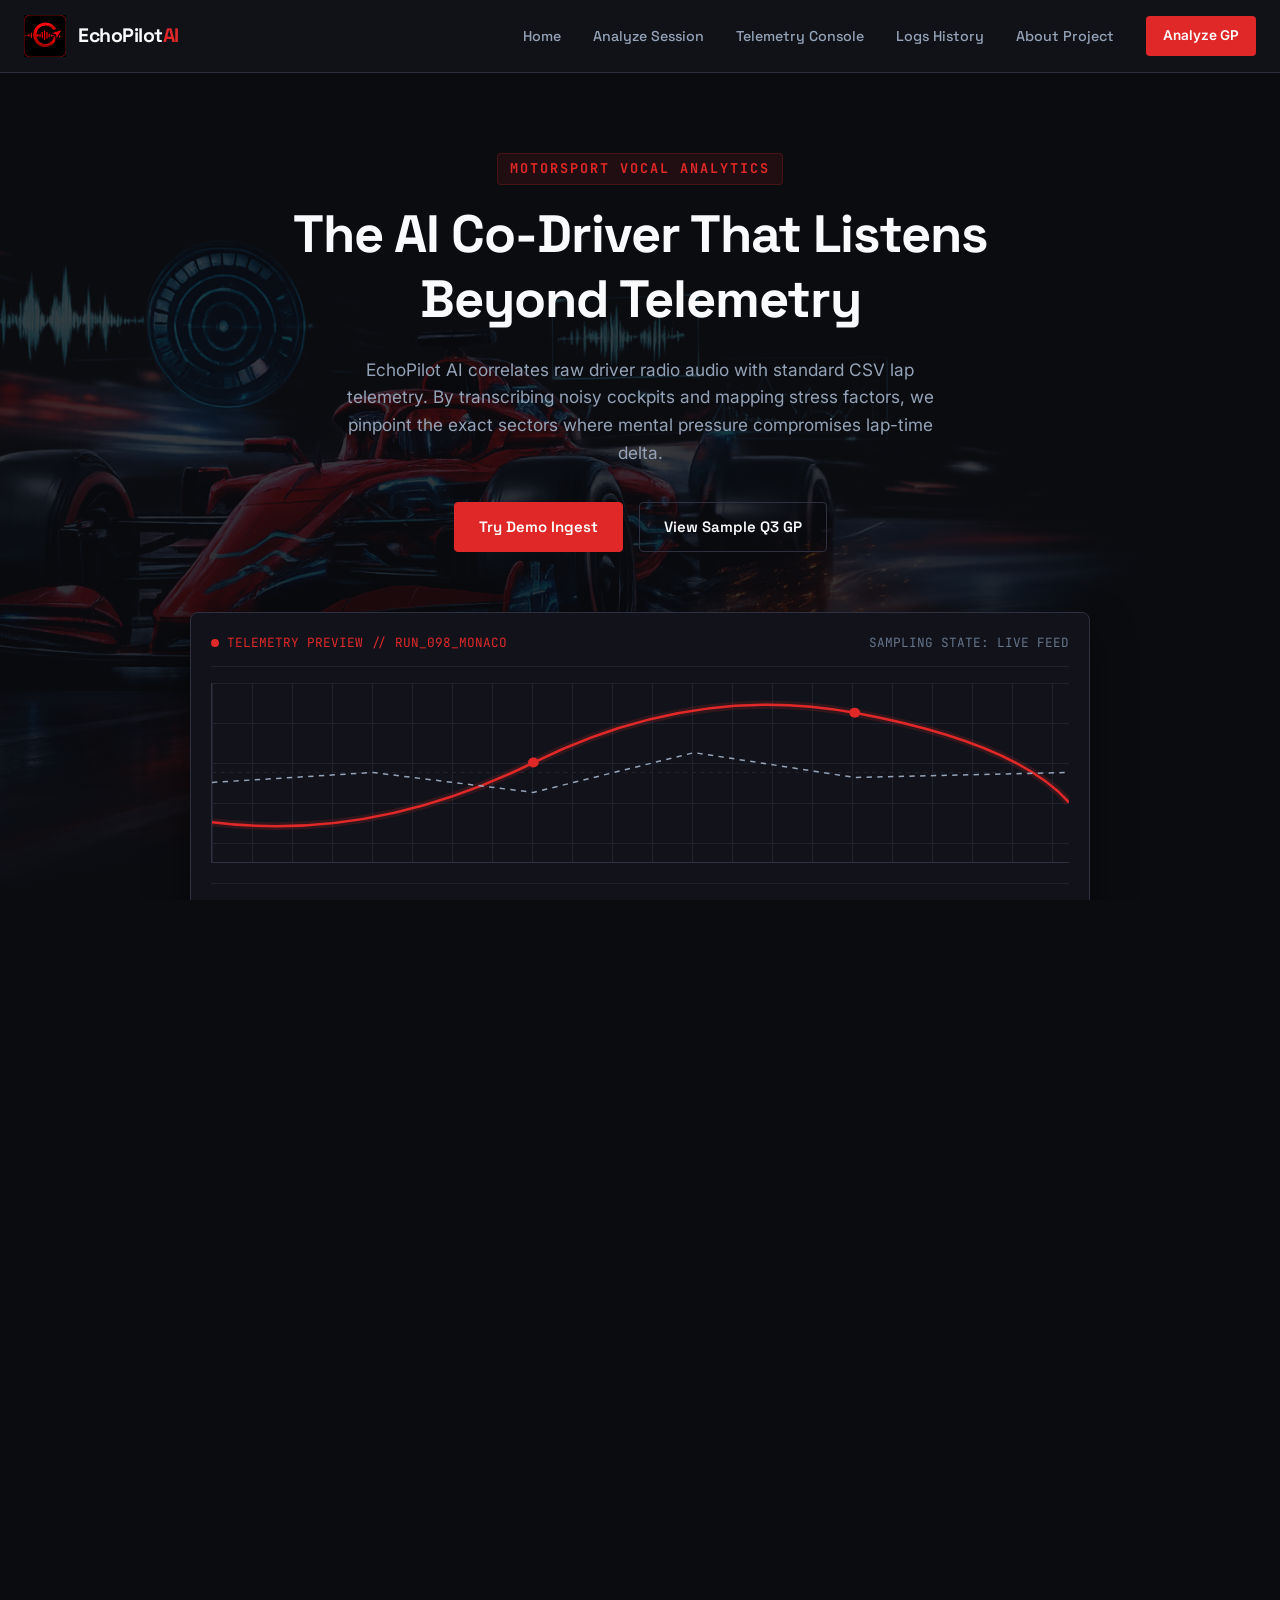
<file: Frontend/index.html>
<!DOCTYPE html>
<html lang="en">
<head>
    <meta charset="UTF-8">
    <meta name="viewport" content="width=device-width, initial-scale=1.0">
    <title>EchoPilot AI - The AI Co-Driver That Listens Beyond Telemetry</title>
    <meta name="description" content="EchoPilot AI correlates driver radio stress levels, vocal tone analysis, and telemetry times to provide racing engineers with pit-wall biometrics.">
    <!-- Global CSS -->
    <link rel="stylesheet" href="css/style.css">
    <!-- Inline page styles to avoid cluttering main stylesheet -->
    <style>
        .hero {
    padding: 80px 24px;
    text-align: center;
    position: relative;
    overflow: hidden;
    border-bottom: 1px solid var(--border-color);

    background:
        linear-gradient(
            rgba(11, 12, 16, 0.72),
            rgba(11, 12, 16, 0.90)
        ),
        url("../../assets/backgrounds/home page.png");

    background-size: cover;
    background-position: center;
    background-repeat: no-repeat;
    background-attachment: fixed;

    border-bottom: 1px solid var(--border-color);
        }
        .hero-tag {
            font-family: var(--font-mono);
            color: var(--primary);
            font-size: 0.9rem;
            font-weight: 700;
            text-transform: uppercase;
            letter-spacing: 2px;
            margin-bottom: 16px;
            display: inline-block;
            background-color: rgba(224, 40, 40, 0.1);
            padding: 4px 12px;
            border-radius: 4px;
            border: 1px solid rgba(224, 40, 40, 0.2);
        }

        .hero h1 {
            max-width: 800px;
            margin: 0 auto 24px auto;
            font-size: 3.5rem;
        }

        .hero p {
            max-width: 600px;
            margin: 0 auto 36px auto;
            font-size: 1.15rem;
            color: var(--text-secondary);
        }

        .hero-ctas {
            display: flex;
            justify-content: center;
            gap: 16px;
            margin-bottom: 60px;
        }

        /* Telemetry preview graph container */
        .telemetry-preview {
            max-width: 900px;
            margin: 0 auto;
            background-color: var(--bg-dark);
            border: 1px solid var(--border-color);
            border-radius: var(--radius-md);
            padding: 20px;
            position: relative;
            overflow: hidden;
            box-shadow: 0 20px 40px rgba(0, 0, 0, 0.5);
        }

        .preview-header {
            display: flex;
            justify-content: space-between;
            align-items: center;
            border-bottom: 1px solid var(--border-light);
            padding-bottom: 12px;
            margin-bottom: 16px;
            font-family: var(--font-mono);
            font-size: 0.85rem;
            color: var(--text-muted);
        }

        .preview-header-live {
            display: flex;
            align-items: center;
            gap: 8px;
            color: var(--primary);
        }

        .preview-header-live::before {
            content: '';
            width: 8px;
            height: 8px;
            border-radius: 50%;
            background-color: var(--primary);
            animation: pulse 1.5s infinite;
        }

        .preview-graph {
            height: 180px;
            display: flex;
            align-items: flex-end;
            gap: 8px;
            padding-top: 20px;
            border-left: 1px solid var(--border-color);
            border-bottom: 1px solid var(--border-color);
            position: relative;
        }

        /* Grid lines in graph background */
        .preview-graph::before {
            content: '';
            position: absolute;
            top: 0;
            left: 0;
            width: 100%;
            height: 100%;
            background: linear-gradient(var(--border-light) 1px, transparent 1px),
                        linear-gradient(90deg, var(--border-light) 1px, transparent 1px);
            background-size: 40px 40px;
            z-index: 1;
        }

        .preview-line-svg {
            position: absolute;
            top: 0;
            left: 0;
            width: 100%;
            height: 100%;
            z-index: 2;
        }

        .preview-metrics {
            display: grid;
            grid-template-columns: repeat(3, 1fr);
            gap: 16px;
            margin-top: 20px;
            border-top: 1px solid var(--border-light);
            padding-top: 16px;
        }

        .metric-item {
            text-align: left;
        }

        .metric-label {
            font-family: var(--font-mono);
            color: var(--text-muted);
            font-size: 0.8rem;
            text-transform: uppercase;
        }

        .metric-value {
            font-family: var(--font-heading);
            font-size: 1.5rem;
            font-weight: 700;
        }

        .metric-value span {
            font-family: var(--font-mono);
            font-size: 0.9rem;
            font-weight: 400;
            color: var(--text-muted);
            margin-left: 4px;
        }

        /* Features Section */
        .features-section {
            padding: 80px 24px;
            max-width: 1200px;
            margin: 0 auto;
        }

        .features-grid {
            display: grid;
            grid-template-columns: repeat(2, 1fr);
            gap: var(--grid-gap);
            margin-top: 48px;
        }

        .feature-card {
            background-color: var(--bg-panel);
            border: 1px solid var(--border-color);
            border-radius: var(--radius-md);
            padding: 32px;
            transition: var(--transition);
            display: flex;
            flex-direction: column;
            gap: 16px;
        }

        .feature-card:hover {
            border-color: var(--border-hover);
            transform: translateY(-2px);
        }

        .feature-icon-wrapper {
            width: 48px;
            height: 48px;
            background-color: rgba(255, 255, 255, 0.05);
            border: 1px solid var(--border-color);
            border-radius: var(--radius-sm);
            display: flex;
            align-items: center;
            justify-content: center;
            color: var(--primary);
        }

        .feature-card h3 {
            font-size: 1.3rem;
            font-weight: 600;
        }

        .feature-card p {
            color: var(--text-secondary);
            margin-bottom: 0;
            font-size: 0.95rem;
        }

        /* Keyframe Pulse */
        @keyframes pulse {
            0% { opacity: 0.4; }
            50% { opacity: 1; }
            100% { opacity: 0.4; }
        }

        @media (max-width: 768px) {
            .hero h1 {
                font-size: 2.3rem;
            }
            .hero-ctas {
                flex-direction: column;
                align-items: stretch;
                max-width: 300px;
                margin: 0 auto 40px auto;
            }
            .features-grid {
                grid-template-columns: 1fr;
            }
        }
    </style>
</head>
<body>

    <!-- Header / Nav -->
    <header>
        <div class="nav-container">
            <a href="index.html" class="logo-link">
                <div class="logo-icon">
                    <img src="../assets/logo/final_logo.png" alt="EchoPilot AI">
                </div>
                <div class="logo-brand">EchoPilot<span>AI</span></div>
            </a>
            <button class="mobile-toggle" aria-label="Toggle Menu">&#9776;</button>
            <nav class="nav-menu">
                <a href="index.html" class="nav-link">Home</a>
                <a href="upload.html" class="nav-link">Analyze Session</a>
                <a href="results.html" class="nav-link">Telemetry Console</a>
                <a href="history.html" class="nav-link">Logs History</a>
                <a href="about.html" class="nav-link">About Project</a>
                <a href="upload.html" class="nav-cta">Analyze GP</a>
            </nav>
        </div>
    </header>

    <main>
        <!-- Hero Section -->
        <section class="hero">
            <div class="hero-tag">Motorsport Vocal Analytics</div>
            <h1>The AI Co-Driver That Listens Beyond Telemetry</h1>
            <p>
                EchoPilot AI correlates raw driver radio audio with standard CSV lap telemetry. 
                By transcribing noisy cockpits and mapping stress factors, we pinpoint the exact sectors 
                where mental pressure compromises lap-time delta.
            </p>
            <div class="hero-ctas">
                <a href="upload.html" class="btn btn-primary">Try Demo Ingest</a>
                <a href="results.html?session=session_monaco_002" class="btn btn-secondary">View Sample Q3 GP</a>
            </div>

            <!-- Telemetry Graph Preview Widget -->
            <div class="telemetry-preview">
                <div class="preview-header">
                    <div class="preview-header-live">TELEMETRY PREVIEW // RUN_098_MONACO</div>
                    <div>SAMPLING STATE: LIVE FEED</div>
                </div>
                <div class="preview-graph">
                    <!-- SVG graph overlay mimicking telemetry metrics -->
                    <svg class="preview-line-svg" viewBox="0 0 800 180" preserveAspectRatio="none">
                        <!-- Grid lines -->
                        <line x1="0" y1="90" x2="800" y2="90" stroke="#20222e" stroke-dasharray="4,4" />
                        <!-- Laps vs Stress Line -->
                        <path d="M 0 140 Q 150 160 300 80 T 600 30 T 800 120" fill="none" stroke="#e02828" stroke-width="2.5" />
                        <path d="M 0 140 Q 150 160 300 80 T 600 30 T 800 120" fill="none" stroke="rgba(224, 40, 40, 0.15)" stroke-width="8" />
                        <!-- Reference line -->
                        <path d="M 0 100 L 150 90 L 300 110 L 450 70 L 600 95 L 800 90" fill="none" stroke="#94a3b8" stroke-dasharray="5,5" stroke-width="1.5" />
                        <!-- Anchor telemetry circles -->
                        <circle cx="300" cy="80" r="5" fill="#e02828" />
                        <circle cx="600" cy="30" r="5" fill="#e02828" />
                    </svg>
                </div>
                <div class="preview-metrics">
                    <div class="metric-item">
                        <div class="metric-label">Stress Coeff. (Avg)</div>
                        <div class="metric-value" style="color: var(--primary);">78%<span>HIGH</span></div>
                    </div>
                    <div class="metric-item">
                        <div class="metric-label">Lap-Time Deviation</div>
                        <div class="metric-value">+1.24s<span>DEGRADED</span></div>
                    </div>
                    <div class="metric-item">
                        <div class="metric-label">Cockpit Sentiment</div>
                        <div class="metric-value" style="color: var(--accent-stressed);">STRESSED</div>
                    </div>
                </div>
            </div>
        </section>

        <!-- Feature Matrix -->
        <section class="features-section">
            <h2 style="justify-content: center; gap: 10px;">
                ENGINEERING SPECIFICATIONS 
                <span class="subtitle">// CORE MODULES</span>
            </h2>
            <div class="features-grid">
                <div class="feature-card">
                    <div class="feature-icon-wrapper">
                        <svg width="20" height="20" viewBox="0 0 24 24" fill="none" stroke="currentColor" stroke-width="2" stroke-linecap="round" stroke-linejoin="round"><path d="M12 2a3 3 0 0 0-3 3v7a3 3 0 0 0 6 0V5a3 3 0 0 0-3-3Z"></path><path d="M19 10v1a7 7 0 0 1-14 0v-1"></path><line x1="12" y1="19" x2="12" y2="22"></line></svg>
                    </div>
                    <h3>Motorsport Speech-to-Text</h3>
                    <p>
                        High-fidelity transcription tuned for noisy cockpit environments. Overcomes wind draft, engine pitch, transmission static, and driver breath patterns.
                    </p>
                </div>
                
                <div class="feature-card">
                    <div class="feature-icon-wrapper">
                        <svg width="20" height="20" viewBox="0 0 24 24" fill="none" stroke="currentColor" stroke-width="2" stroke-linecap="round" stroke-linejoin="round"><path d="M18 8A6 6 0 0 0 6 8c0 7-3 9-3 9h18s-3-2-3-9"></path><path d="M13.73 21a2 2 0 0 1-3.46 0"></path></svg>
                    </div>
                    <h3>Tone & Emotion Engine</h3>
                    <p>
                        Deep frequency evaluation of voice registers. Detects fatigue (tired), agitation (stressed), and calmness directly through pitch variations and structural word rates.
                    </p>
                </div>
                
                <div class="feature-card">
                    <div class="feature-icon-wrapper">
                        <svg width="20" height="20" viewBox="0 0 24 24" fill="none" stroke="currentColor" stroke-width="2" stroke-linecap="round" stroke-linejoin="round"><line x1="18" y1="20" x2="18" y2="10"></line><line x1="12" y1="20" x2="12" y2="4"></line><line x1="6" y1="20" x2="6" y2="14"></line></svg>
                    </div>
                    <h3>Telemetry Correlation</h3>
                    <p>
                        Aligns physiological vocal markers directly onto lap-time telemetry charts. Highlights exact track locations and corners where verbal anxiety correlates with time loss.
                    </p>
                </div>

                <div class="feature-card">
                    <div class="feature-icon-wrapper">
                        <svg width="20" height="20" viewBox="0 0 24 24" fill="none" stroke="currentColor" stroke-width="2" stroke-linecap="round" stroke-linejoin="round"><path d="m12 3-1.912 5.886H3.82l4.856 3.528L6.764 18.3 12 14.772l5.236 3.528-1.912-5.886 4.856-3.528h-6.268L12 3Z"></path></svg>
                    </div>
                    <h3>Race Pit Wall Insights</h3>
                    <p>
                        Synthesizes contextual voice-to-action suggestions. Recommends adjustment strategies for driver focus, pacing intervals, or cockpit coaching to maximize tires.
                    </p>
                </div>
            </div>
        </section>
    </main>

    <!-- Footer -->
    <footer>
        <div class="footer-content">
            <div class="footer-brand">
                <h4>EchoPilot<span>AI</span></h4>
                <p>An experimental motorsport telemetry analysis project built for college hackathons. Exploring bio-acoustic stress parameters inside racing simulators and driver cabins.</p>
            </div>
            <div class="footer-links">
                <h5>Platform</h5>
                <ul>
                    <li><a href="index.html">Landing Page</a></li>
                    <li><a href="upload.html">Telemetry Ingest</a></li>
                    <li><a href="results.html">Dashboard Console</a></li>
                </ul>
            </div>
            <div class="footer-links">
                <h5>Resources</h5>
                <ul>
                    <li><a href="history.html">History Log</a></li>
                    <li><a href="about.html">Tech Stack & Team</a></li>
                </ul>
            </div>
        </div>
        <div class="footer-bottom">
            <div>&copy; 2026 EchoPilot AI. Developed for the Motorsport Hackathon.</div>
            <div>STATUS: ACCELERATED DEVELOPMENT // BUILD 1.0.4</div>
        </div>
    </footer>

    <!-- Shared JS -->
    <script src="js/main.js"></script>
</body>
</html>
</file>
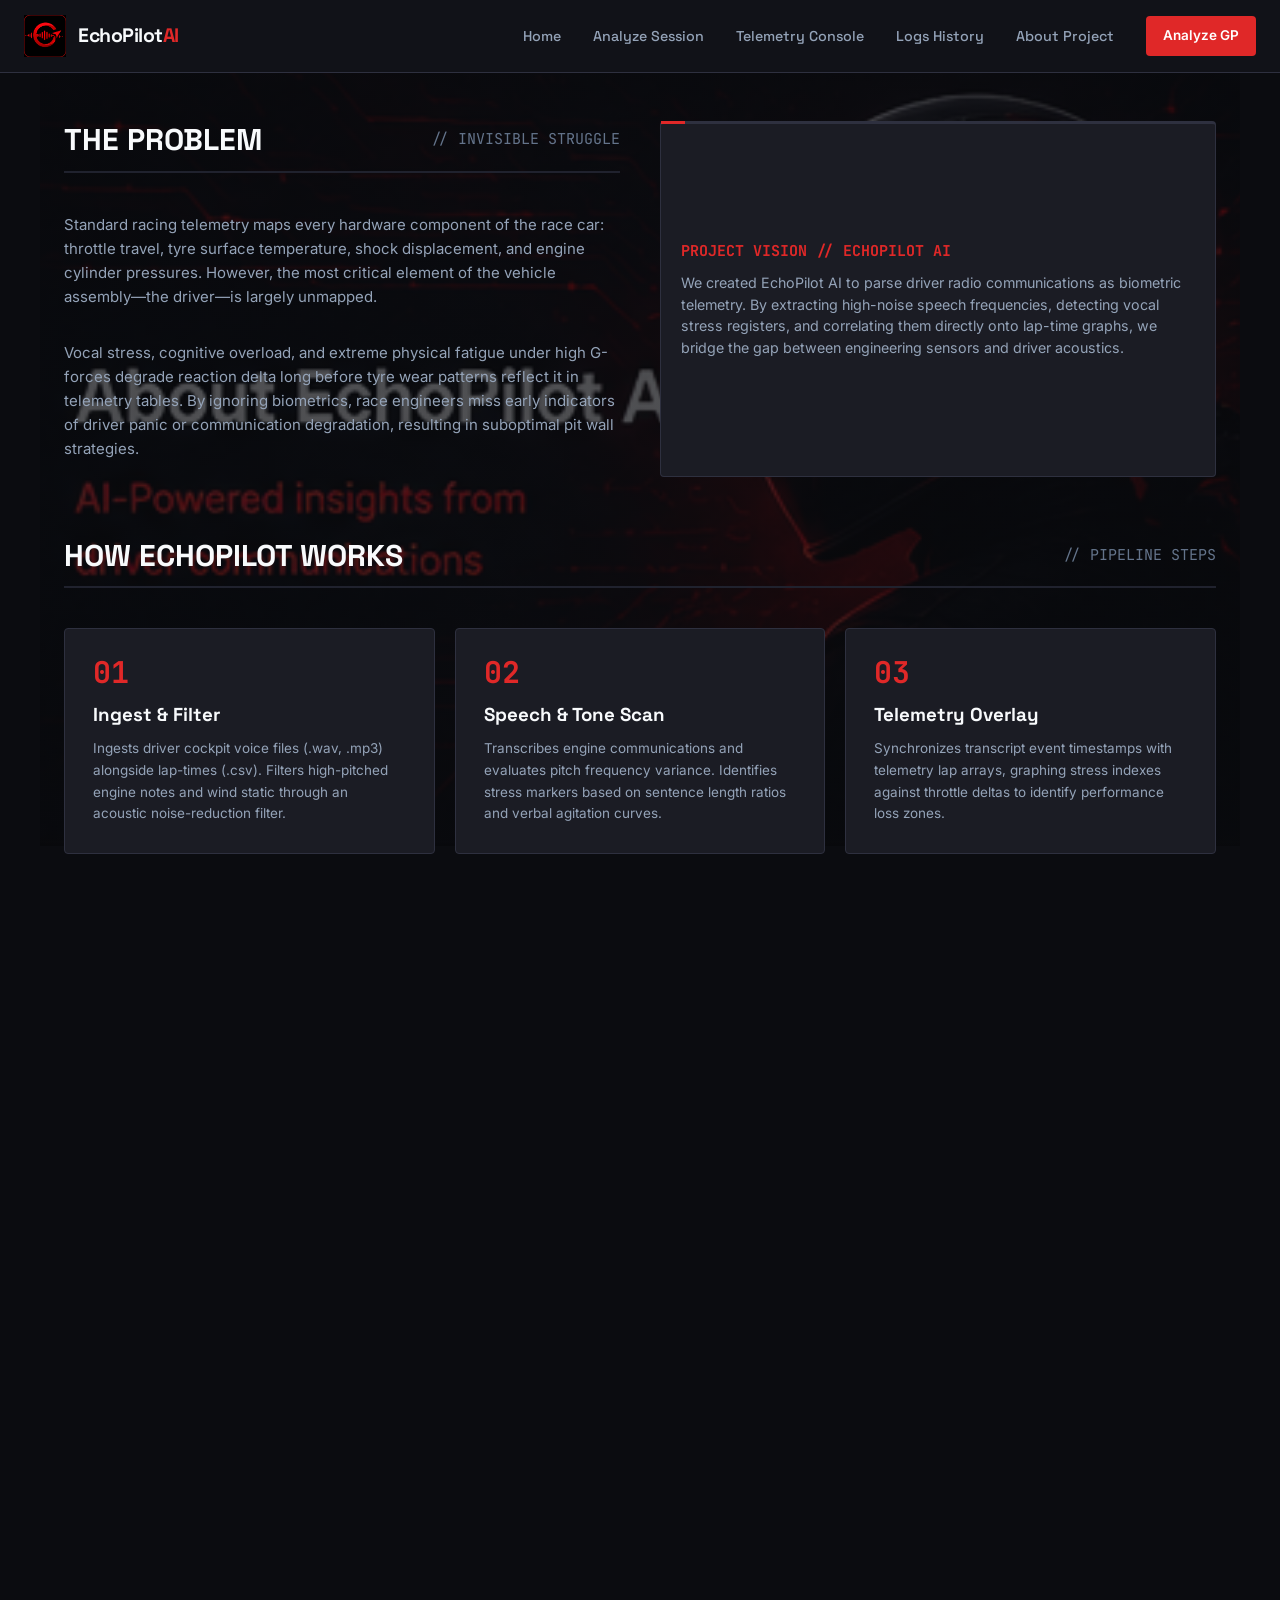
<file: Frontend/about.html>
<!DOCTYPE html>
<html lang="en">

<head>
    <meta charset="UTF-8">
    <meta name="viewport" content="width=device-width, initial-scale=1.0">
    <title>About - EchoPilot AI Telemetry Research</title>
    <!-- CSS Dependencies -->
    <link rel="stylesheet" href="css/style.css">
    <link rel="stylesheet" href="css/about.css">
</head>

<body>

    <!-- Header / Nav -->
    <header>
        <div class="nav-container">
            <a href="index.html" class="logo-link">
                <div class="logo-icon">
                    <img src="../assets/logo/final_logo.png" alt="EchoPilot AI">
                </div>
                <div class="logo-brand">EchoPilot<span>AI</span></div>
            </a>
            <button class="mobile-toggle" aria-label="Toggle Menu">&#9776;</button>
            <nav class="nav-menu">
                <a href="index.html" class="nav-link">Home</a>
                <a href="upload.html" class="nav-link">Analyze Session</a>
                <a href="results.html" class="nav-link">Telemetry Console</a>
                <a href="history.html" class="nav-link">Logs History</a>
                <a href="about.html" class="nav-link">About Project</a>
                <a href="upload.html" class="nav-cta">Analyze GP</a>
            </nav>
        </div>
    </header>

    <main class="container">

        <!-- Intro & Problem Statement -->
        <div class="about-intro-grid">
            <div class="intro-text-panel">
                <h2>
                    THE PROBLEM
                    <span class="subtitle">// INVISIBLE STRUGGLE</span>
                </h2>
                <p>
                    Standard racing telemetry maps every hardware component of the race car: throttle travel, tyre
                    surface temperature, shock displacement, and engine cylinder pressures.
                    However, the most critical element of the vehicle assembly—the driver—is largely unmapped.
                </p>
                <p>
                    Vocal stress, cognitive overload, and extreme physical fatigue under high G-forces degrade reaction
                    delta long before tyre wear patterns reflect it in telemetry tables.
                    By ignoring biometrics, race engineers miss early indicators of driver panic or communication
                    degradation, resulting in suboptimal pit wall strategies.
                </p>
            </div>

            <div class="dash-card"
                style="height: 100%; display: flex; flex-direction: column; justify-content: center;">
                <h3 style="color: var(--primary); margin-bottom: 12px; font-family: var(--font-mono); font-size: 1rem;">
                    PROJECT VISION // ECHOPILOT AI
                </h3>
                <p style="font-size: 0.95rem; line-height: 1.5; margin-bottom: 0;">
                    We created EchoPilot AI to parse driver radio communications as biometric telemetry. By extracting
                    high-noise speech frequencies, detecting vocal stress registers, and correlating them directly onto
                    lap-time graphs, we bridge the gap between engineering sensors and driver acoustics.
                </p>
            </div>
        </div>

        <!-- How It Works Timeline -->
        <h2>
            HOW ECHOPILOT WORKS
            <span class="subtitle">// PIPELINE STEPS</span>
        </h2>
        <div class="pipeline-flow">
            <div class="step-card">
                <span class="step-number">01</span>
                <h3>Ingest & Filter</h3>
                <p>Ingests driver cockpit voice files (.wav, .mp3) alongside lap-times (.csv). Filters high-pitched
                    engine notes and wind static through an acoustic noise-reduction filter.</p>
            </div>
            <div class="step-card">
                <span class="step-number">02</span>
                <h3>Speech & Tone Scan</h3>
                <p>Transcribes engine communications and evaluates pitch frequency variance. Identifies stress markers
                    based on sentence length ratios and verbal agitation curves.</p>
            </div>
            <div class="step-card">
                <span class="step-number">03</span>
                <h3>Telemetry Overlay</h3>
                <p>Synchronizes transcript event timestamps with telemetry lap arrays, graphing stress indexes against
                    throttle deltas to identify performance loss zones.</p>
            </div>
        </div>

        <!-- Technical Stack Grid -->
        <h2>
            ENGINEERING STACK
            <span class="subtitle">// HARDWARE & TOOLS</span>
        </h2>
        <div class="tech-grid">
            <div class="tech-item">
                <div class="tech-title">HTML5 Semantic</div>
                <div class="tech-desc">Core Structure</div>
            </div>
            <div class="tech-item">
                <div class="tech-title">Vanilla CSS3</div>
                <div class="tech-desc">Motorsport Theme</div>
            </div>
            <div class="tech-item">
                <div class="tech-title">Vanilla JS (ES6)</div>
                <div class="tech-desc">Client Database</div>
            </div>
            <div class="tech-item">
                <div class="tech-title">Chart.js CDN</div>
                <div class="tech-desc">Telemetry Plotter</div>
            </div>
        </div>

        <!-- Hackathon Team Section -->
        <h2>
            HACKATHON TEAM
            <span class="subtitle">// DEVELOPERS</span>
        </h2>
        <div class="team-grid">

            <div class="team-card">
                <div class="team-header">
                    <span class="team-name">Abhas Paul</span>
                    <span class="team-role">Frontend & Charts</span>
                </div>
                <p class="team-desc">
                    Comp-Sci Sophomore. Focused on dashboard panel integration, Chart.js multi-axis scales, responsive
                    dark interfaces, and local storage state persistence.
                </p>
            </div>

            <div class="team-card">
                <div class="team-header">
                    <span class="team-name">Yugal Gupta</span>
                    <span class="team-role">Bio-Acoustics</span>
                </div>
                <p class="team-desc">
                    BCA Student. Conducted signal analysis research, pitch coefficient thresholds, noise filtering
                    parameters, and voice transcript alignments.
                </p>
            </div>

            <div class="team-card">
                <div class="team-header">
                    <span class="team-name">Ishmeet Singh</span>
                    <span class="team-role">Telemetry Integration</span>
                </div>
                <p class="team-desc">
                    BCA Student. Configured telemetry database variables, lap time delta calculations, mock CSV layouts,
                    and pit wall strategy suggestions.
                </p>
            </div>

            <div class="team-card">
                <div class="team-header">
                    <span class="team-name">Raunak Monga</span>
                    <span class="team-role">API integration</span>
                </div>
                <p class="team-desc">
                    BCA Student. Worked on API integration, connecting backend services with the application and
                    ensuring smooth data communication and reliable API functionality. </p>
            </div>

        </div>

    </main>

    <!-- Footer -->
    <footer>
        <div class="footer-content">
            <div class="footer-brand">
                <h4>EchoPilot<span>AI</span></h4>
                <p>An experimental motorsport telemetry analysis project built for college hackathons. Exploring
                    bio-acoustic stress parameters inside racing simulators and driver cabins.</p>
            </div>
            <div class="footer-links">
                <h5>Platform</h5>
                <ul>
                    <li><a href="index.html">Landing Page</a></li>
                    <li><a href="upload.html">Telemetry Ingest</a></li>
                    <li><a href="results.html">Dashboard Console</a></li>
                </ul>
            </div>
            <div class="footer-links">
                <h5>Resources</h5>
                <ul>
                    <li><a href="history.html">History Log</a></li>
                    <li><a href="about.html">Tech Stack & Team</a></li>
                </ul>
            </div>
        </div>
        <div class="footer-bottom">
            <div>&copy; 2026 EchoPilot AI. Developed for the Motorsport Hackathon.</div>
            <div>STATUS: ACCELERATED DEVELOPMENT // BUILD 1.0.4</div>
        </div>
    </footer>

    <!-- JS Dependencies -->
    <script src="js/main.js"></script>
    <script src="js/about.js"></script>
</body>

</html>
</file>
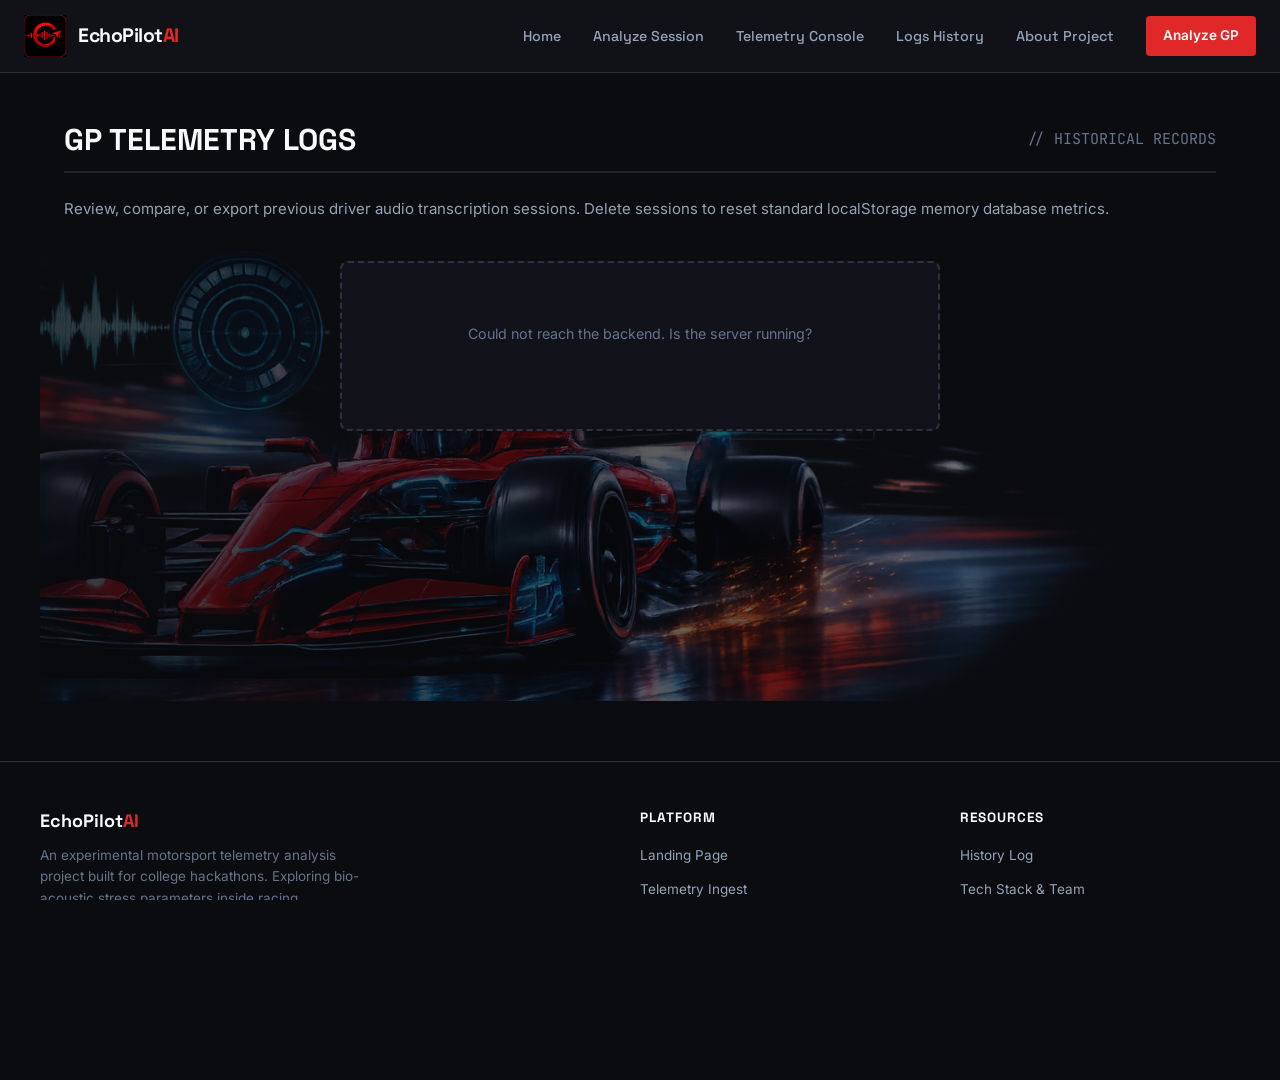
<file: Frontend/history.html>
<!DOCTYPE html>
<html lang="en">
<head>
    <meta charset="UTF-8">
    <meta name="viewport" content="width=device-width, initial-scale=1.0">
    <title>Telemetry History - EchoPilot AI Logs</title>
    <!-- CSS Dependencies -->
    <link rel="stylesheet" href="css/style.css">
    <link rel="stylesheet" href="css/history.css">
</head>
<body>

    <!-- Header / Nav -->
    <header>
        <div class="nav-container">
            <a href="index.html" class="logo-link">
                <div class="logo-icon">
                    <img src="../assets/logo/final_logo.png" alt="EchoPilot AI">
                </div>
                <div class="logo-brand">EchoPilot<span>AI</span></div>
            </a>
            <button class="mobile-toggle" aria-label="Toggle Menu">&#9776;</button>
            <nav class="nav-menu">
                <a href="index.html" class="nav-link">Home</a>
                <a href="upload.html" class="nav-link">Analyze Session</a>
                <a href="results.html" class="nav-link">Telemetry Console</a>
                <a href="history.html" class="nav-link">Logs History</a>
                <a href="about.html" class="nav-link">About Project</a>
                <a href="upload.html" class="nav-cta">Analyze GP</a>
            </nav>
        </div>
    </header>

    <main class="container">
        <h2>
            GP TELEMETRY LOGS
            <span class="subtitle">// HISTORICAL RECORDS</span>
        </h2>
        <p style="margin-bottom: 32px; color: var(--text-secondary);">
            Review, compare, or export previous driver audio transcription sessions. Delete sessions to reset standard localStorage memory database metrics.
        </p>

        <!-- Dynamic Logs Table Container -->
        <div class="table-container" id="logs-table-container">
            <table class="telemetry-table">
                <thead>
                    <tr>
                        <th>Driver / Event</th>
                        <th>Ingest Date</th>
                        <th>Vocal Files</th>
                        <th>Classification</th>
                        <th>Stress index</th>
                        <th style="text-align: right;">Telemetry Console</th>
                    </tr>
                </thead>
                <tbody id="history-table-body">
                    <!-- Populated dynamically by history.js -->
                </tbody>
            </table>
        </div>

        <!-- Empty State panel (Hidden when records exist) -->
        <div class="empty-state-panel" id="empty-state">
            <div class="empty-state-icon">
                <svg width="40" height="40" viewBox="0 0 24 24" fill="none" stroke="currentColor" stroke-width="2" stroke-linecap="round" stroke-linejoin="round"><path d="M14.5 2H6a2 2 0 0 0-2 2v16a2 2 0 0 0 2 2h12a2 2 0 0 0 2-2V7.5L14.5 2z"></path><polyline points="14 2 14 8 20 8"></polyline><line x1="12" y1="18" x2="12" y2="12"></line><line x1="9" y1="15" x2="15" y2="15"></line></svg>
            </div>
            <h3>No Telemetry Recordings Available</h3>
            <p>Upload a driver audio track and standard CSV lap telemetry to build historical comparison records.</p>
            <a href="upload.html" class="btn btn-primary">Ingest New Run</a>
        </div>
    </main>

    <!-- Footer -->
    <footer>
        <div class="footer-content">
            <div class="footer-brand">
                <h4>EchoPilot<span>AI</span></h4>
                <p>An experimental motorsport telemetry analysis project built for college hackathons. Exploring bio-acoustic stress parameters inside racing simulators and driver cabins.</p>
            </div>
            <div class="footer-links">
                <h5>Platform</h5>
                <ul>
                    <li><a href="index.html">Landing Page</a></li>
                    <li><a href="upload.html">Telemetry Ingest</a></li>
                    <li><a href="results.html">Dashboard Console</a></li>
                </ul>
            </div>
            <div class="footer-links">
                <h5>Resources</h5>
                <ul>
                    <li><a href="history.html">History Log</a></li>
                    <li><a href="about.html">Tech Stack & Team</a></li>
                </ul>
            </div>
        </div>
        <div class="footer-bottom">
            <div>&copy; 2026 EchoPilot AI. Developed for the Motorsport Hackathon.</div>
            <div>STATUS: ACCELERATED DEVELOPMENT // BUILD 1.0.4</div>
        </div>
    </footer>

    <!-- JS Dependencies -->
    <script src="js/main.js"></script>
    <script src="js/history.js"></script>
</body>
</html>
</file>
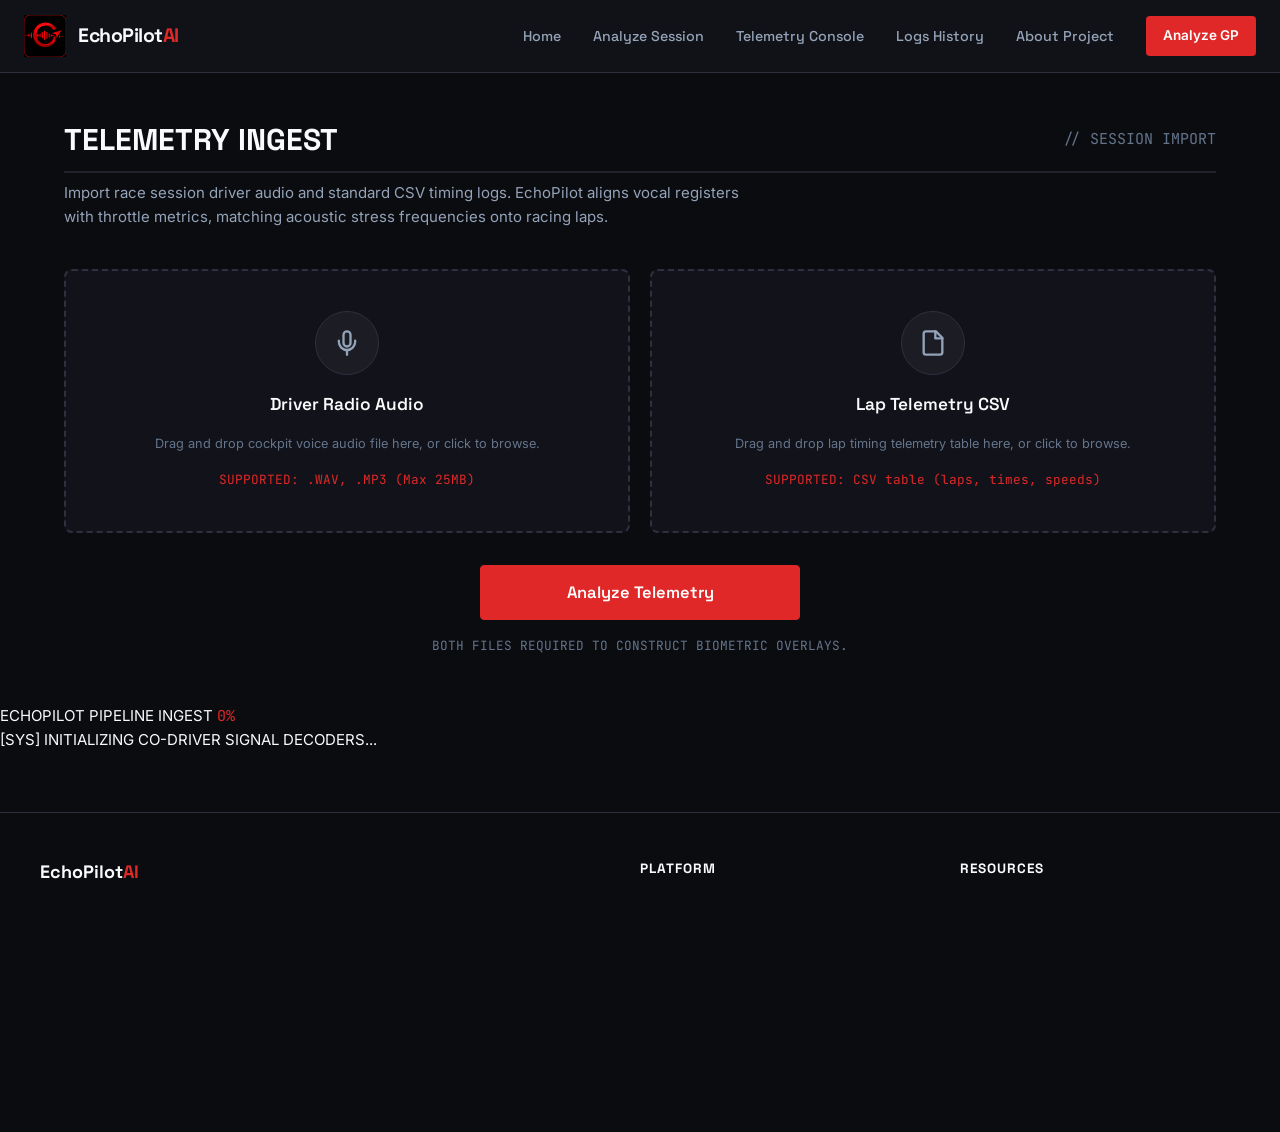
<file: Frontend/upload.html>
<!DOCTYPE html>
<html lang="en">
<head>
    <meta charset="UTF-8">
    <meta name="viewport" content="width=device-width, initial-scale=1.0">
    <title>Analyze Session - EchoPilot AI Telemetry Ingest</title>
    <!-- CSS Dependencies -->
    <link rel="stylesheet" href="css/style.css">
    <link rel="stylesheet" href="css/upload.css">
</head>
<body>

    <!-- Header / Nav -->
    <header>
        <div class="nav-container">
            <a href="index.html" class="logo-link">
                <div class="logo-icon">
                    <img src="../assets/logo/final_logo.png" alt="EchoPilot AI">
                </div>
                <div class="logo-brand">EchoPilot<span>AI</span></div>
            </a>
            <button class="mobile-toggle" aria-label="Toggle Menu">&#9776;</button>
            <nav class="nav-menu">
                <a href="index.html" class="nav-link">Home</a>
                <a href="upload.html" class="nav-link">Analyze Session</a>
                <a href="results.html" class="nav-link">Telemetry Console</a>
                <a href="history.html" class="nav-link">Logs History</a>
                <a href="about.html" class="nav-link">About Project</a>
                <a href="upload.html" class="nav-cta">Analyze GP</a>
            </nav>
        </div>
    </header>

    <main class="container">
        <h2 style="margin-bottom: 8px;">
            TELEMETRY INGEST
            <span class="subtitle">// SESSION IMPORT</span>
        </h2>
        <p style="margin-bottom: 40px; max-width: 700px; color: var(--text-secondary);">
            Import race session driver audio and standard CSV timing logs. EchoPilot aligns vocal registers with throttle metrics, matching acoustic stress frequencies onto racing laps.
        </p>

        <!-- Form for Telemetry Uploads -->
        <form id="upload-form" onsubmit="event.preventDefault();">
            <div class="upload-grid">
                
                <!-- Zone 1: Driver Radio Audio -->
                <div class="upload-zone" id="audio-dropzone">
                    <input type="file" id="audio-input" accept=".wav,.mp3" required>
                    <div class="upload-icon">
                        <svg width="28" height="28" viewBox="0 0 24 24" fill="none" stroke="currentColor" stroke-width="2" stroke-linecap="round" stroke-linejoin="round"><path d="M12 2a3 3 0 0 0-3 3v7a3 3 0 0 0 6 0V5a3 3 0 0 0-3-3Z"></path><path d="M19 10v1a7 7 0 0 1-14 0v-1"></path><line x1="12" y1="19" x2="12" y2="22"></line></svg>
                    </div>
                    <div class="upload-title">Driver Radio Audio</div>
                    <div class="upload-desc">Drag and drop cockpit voice audio file here, or click to browse.</div>
                    <div class="upload-desc mono" style="color: var(--primary);">SUPPORTED: .WAV, .MP3 (Max 25MB)</div>
                    <div class="file-status" id="audio-status">
                        <svg width="14" height="14" viewBox="0 0 24 24" fill="none" stroke="currentColor" stroke-width="2.5"><polyline points="20 6 9 17 4 12"></polyline></svg>
                        <span>File Loaded: driver_radio.mp3</span>
                    </div>
                </div>

                <!-- Zone 2: Lap Telemetry CSV -->
                <div class="upload-zone" id="csv-dropzone">
                    <input type="file" id="csv-input" accept=".csv" required>
                    <div class="upload-icon">
                        <svg width="28" height="28" viewBox="0 0 24 24" fill="none" stroke="currentColor" stroke-width="2" stroke-linecap="round" stroke-linejoin="round"><path d="M14.5 2H6a2 2 0 0 0-2 2v16a2 2 0 0 0 2 2h12a2 2 0 0 0 2-2V7.5L14.5 2z"></path><polyline points="14 2 14 8 20 8"></polyline></svg>
                    </div>
                    <div class="upload-title">Lap Telemetry CSV</div>
                    <div class="upload-desc">Drag and drop lap timing telemetry table here, or click to browse.</div>
                    <div class="upload-desc mono" style="color: var(--primary);">SUPPORTED: CSV table (laps, times, speeds)</div>
                    <div class="file-status" id="csv-status">
                        <svg width="14" height="14" viewBox="0 0 24 24" fill="none" stroke="currentColor" stroke-width="2.5"><polyline points="20 6 9 17 4 12"></polyline></svg>
                        <span>File Loaded: lap_times.csv</span>
                    </div>
                </div>

            </div>

            <!-- Form submission button -->
            <div class="form-actions">
                <button type="submit" class="btn btn-primary" id="submit-btn" disabled style="padding: 16px 40px; font-size: 1.1rem; width: 100%; max-width: 320px;">
                    Analyze Telemetry
                </button>
                <div class="upload-desc" style="font-family: var(--font-mono); text-transform: uppercase;">
                    Both files required to construct biometric overlays.
                </div>
            </div>
        </form>
    </main>

    <!-- Diagnostics Processing Overlay Modal -->
    <div class="processing-overlay" id="process-modal">
        <div class="processing-panel">
            <div class="processing-title">
                <span>ECHOPILOT PIPELINE INGEST</span>
                <span class="mono" id="progress-percent" style="color: var(--primary);">0%</span>
            </div>
            <div class="progress-container">
                <div class="progress-bar" id="progress-indicator"></div>
            </div>
            <div class="console-output" id="console-logs">
                <div class="console-line info">[SYS] INITIALIZING CO-DRIVER SIGNAL DECODERS...</div>
            </div>
        </div>
    </div>

    <!-- Footer -->
    <footer>
        <div class="footer-content">
            <div class="footer-brand">
                <h4>EchoPilot<span>AI</span></h4>
                <p>An experimental motorsport telemetry analysis project built for college hackathons. Exploring bio-acoustic stress parameters inside racing simulators and driver cabins.</p>
            </div>
            <div class="footer-links">
                <h5>Platform</h5>
                <ul>
                    <li><a href="index.html">Landing Page</a></li>
                    <li><a href="upload.html">Telemetry Ingest</a></li>
                    <li><a href="results.html">Dashboard Console</a></li>
                </ul>
            </div>
            <div class="footer-links">
                <h5>Resources</h5>
                <ul>
                    <li><a href="history.html">History Log</a></li>
                    <li><a href="about.html">Tech Stack & Team</a></li>
                </ul>
            </div>
        </div>
        <div class="footer-bottom">
            <div>&copy; 2026 EchoPilot AI. Developed for the Motorsport Hackathon.</div>
            <div>STATUS: ACCELERATED DEVELOPMENT // BUILD 1.0.4</div>
        </div>
    </footer>

    <!-- JS Dependencies -->
    <script src="js/main.js"></script>
    <script src="js/upload.js"></script>
</body>
</html>
</file>
<file: Frontend/css/style.css>
/* ==========================================================================
   EchoPilot AI - Global Motorsport-Inspired Style Sheet
   ========================================================================== */

@import url('https://fonts.googleapis.com/css2?family=Space+Grotesk:wght@400;500;600;700&family=JetBrains+Mono:wght@400;500;700&family=Inter:wght@300;400;500;600&display=swap');

:root {
    /* Color Palette */
    --bg-darker: #0b0c10;
    --bg-dark: #12131a;
    --bg-panel: #1b1c24;
    --bg-panel-hover: #242630;
    
    --primary: #e02828;         /* F1 Racing Red */
    --primary-hover: #b01c1c;
    --primary-glow: rgba(224, 40, 40, 0.25);
    
    --accent-calm: #10b981;     /* Track Green */
    --accent-stressed: #ef4444; /* High Stress Red */
    --accent-tired: #f59e0b;    /* Fatigue Yellow */
    
    --text-primary: #f8fafc;
    --text-secondary: #94a3b8;
    --text-muted: #64748b;
    
    --border-color: #2e303f;
    --border-hover: #404359;
    --border-light: #20222e;

    /* Fonts */
    --font-heading: 'Space Grotesk', sans-serif;
    --font-body: 'Inter', sans-serif;
    --font-mono: 'JetBrains Mono', monospace;

    /* Transitions & Borders */
    --radius-sm: 4px;
    --radius-md: 8px;
    --radius-lg: 12px;
    --transition: all 0.2s cubic-bezier(0.4, 0, 0.2, 1);
    --grid-gap: 20px;
}

/* ==========================================================================
   Reset & Base Styles
   ========================================================================== */
* {
    margin: 0;
    padding: 0;
    box-sizing: border-box;
}

html, body {
    width: 100%;
    height: 100%;
    background-color: var(--bg-darker);
    color: var(--text-primary);
    font-family: var(--font-body);
    font-size: 15px;
    line-height: 1.6;
    overflow-x: hidden;
    scroll-behavior: smooth;
}

/* Header & Nav */
header {
    background-color: rgba(18, 19, 26, 0.95);
    backdrop-filter: blur(10px);
    border-bottom: 1px solid var(--border-color);
    position: sticky;
    top: 0;
    z-index: 1000;
}

.nav-container {
    max-width: 1280px;
    margin: 0 auto;
    padding: 0 24px;
    display: flex;
    justify-content: space-between;
    align-items: center;
    height: 72px;
}

.logo-link {
    display: flex;
    align-items: center;
    gap: 12px;
    text-decoration: none;
    color: var(--text-primary);
    font-family: var(--font-heading);
    font-weight: 700;
    font-size: 1.3rem;
    letter-spacing: -0.5px;
}

.logo-icon {
    display: flex;
    align-items: center;
    justify-content: center;
    width: 42px;
    height: 42px;
    background-color: var(--primary);
    border-radius: var(--radius-sm);
    color: white;
}
.logo-icon img {
    width: 42px;
    height: 42px;
    object-fit: contain;
    image-rendering: auto;
}

.logo-brand span {
    color: var(--primary);
}

.nav-menu {
    display: flex;
    align-items: center;
    list-style: none;
    gap: 32px;
}

.nav-link {
    text-decoration: none;
    color: var(--text-secondary);
    font-family: var(--font-heading);
    font-weight: 500;
    font-size: 0.95rem;
    transition: var(--transition);
    position: relative;
    padding: 6px 0;
}

.nav-link::after {
    content: '';
    position: absolute;
    bottom: 0;
    left: 0;
    width: 0;
    height: 2px;
    background-color: var(--primary);
    transition: var(--transition);
}

.nav-link:hover,
.nav-link.active {
    color: var(--text-primary);
}

.nav-link:hover::after,
.nav-link.active::after {
    width: 100%;
}

.nav-cta {
    background-color: var(--primary);
    color: white;
    padding: 8px 16px;
    border-radius: var(--radius-sm);
    font-weight: 600;
    font-size: 0.9rem;
    text-decoration: none;
    transition: var(--transition);
    border: 1px solid transparent;
}

.nav-cta:hover {
    background-color: var(--primary-hover);
    box-shadow: 0 0 12px var(--primary-glow);
}

/* Mobile Toggle */
.mobile-toggle {
    display: none;
    background: none;
    border: none;
    color: var(--text-primary);
    font-size: 1.5rem;
    cursor: pointer;
}

/* ==========================================================================
   Layout Containers
   ========================================================================== */
main {
    min-height: calc(100vh - 72px - 200px);
}

.container {
    max-width: 1200px;
    margin: 0 auto;
    padding: 48px 24px;
}

/* ==========================================================================
   Typography & Elements
   ========================================================================== */
h1, h2, h3, h4, h5, h6 {
    font-family: var(--font-heading);
    color: var(--text-primary);
    font-weight: 700;
    line-height: 1.25;
}

h1 {
    font-size: 2.8rem;
    letter-spacing: -1px;
}

h2 {
    font-size: 2rem;
    border-bottom: 2px solid var(--border-light);
    padding-bottom: 12px;
    margin-bottom: 24px;
    display: flex;
    justify-content: space-between;
    align-items: center;
}

h2 span.subtitle {
    font-size: 1rem;
    font-family: var(--font-mono);
    color: var(--text-muted);
    font-weight: 400;
}

p {
    color: var(--text-secondary);
    margin-bottom: 16px;
}

a {
    color: var(--primary);
    transition: var(--transition);
}

a:hover {
    color: var(--primary-hover);
}

.mono {
    font-family: var(--font-mono);
}

/* ==========================================================================
   Buttons
   ========================================================================== */
.btn {
    display: inline-flex;
    align-items: center;
    justify-content: center;
    padding: 12px 24px;
    font-family: var(--font-heading);
    font-weight: 600;
    font-size: 1rem;
    text-decoration: none;
    border-radius: var(--radius-sm);
    transition: var(--transition);
    cursor: pointer;
    gap: 8px;
}

.btn-primary {
    background-color: var(--primary);
    color: white;
    border: 1px solid var(--primary);
}

.btn-primary:hover {
    background-color: var(--primary-hover);
    border-color: var(--primary-hover);
    box-shadow: 0 0 16px var(--primary-glow);
}

.btn-secondary {
    background-color: transparent;
    color: var(--text-primary);
    border: 1px solid var(--border-color);
}

.btn-secondary:hover {
    background-color: rgba(255, 255, 255, 0.05);
    border-color: var(--text-secondary);
}

.btn-danger {
    background-color: transparent;
    color: var(--accent-stressed);
    border: 1px solid rgba(239, 68, 68, 0.3);
}

.btn-danger:hover {
    background-color: rgba(239, 68, 68, 0.1);
    border-color: var(--accent-stressed);
}

/* ==========================================================================
   Cards & Layout Components
   ========================================================================== */
.card {
    background-color: var(--bg-dark);
    border: 1px solid var(--border-color);
    border-radius: var(--radius-md);
    padding: 24px;
    transition: var(--transition);
}

.card:hover {
    border-color: var(--border-hover);
}

/* Motorsport Dash Style borders */
.dash-card {
    background-color: var(--bg-panel);
    border: 1px solid var(--border-color);
    border-top: 3px solid var(--border-color);
    border-radius: var(--radius-sm);
    position: relative;
    padding: 20px;
}

.dash-card::before {
    content: '';
    position: absolute;
    top: -3px;
    left: 0;
    width: 24px;
    height: 3px;
    background-color: var(--primary);
}

/* ==========================================================================
   Telemetry Status Badges
   ========================================================================== */
.badge {
    display: inline-flex;
    align-items: center;
    padding: 4px 10px;
    border-radius: 4px;
    font-family: var(--font-mono);
    font-size: 0.8rem;
    font-weight: 600;
    text-transform: uppercase;
    letter-spacing: 0.5px;
    gap: 6px;
}

.badge::before {
    content: '';
    display: inline-block;
    width: 8px;
    height: 8px;
    border-radius: 50%;
}

.badge-calm {
    background-color: rgba(16, 185, 129, 0.1);
    color: var(--accent-calm);
    border: 1px solid rgba(16, 185, 129, 0.2);
}
.badge-calm::before {
    background-color: var(--accent-calm);
    box-shadow: 0 0 6px var(--accent-calm);
}

.badge-stressed {
    background-color: rgba(239, 68, 68, 0.1);
    color: var(--accent-stressed);
    border: 1px solid rgba(239, 68, 68, 0.2);
}
.badge-stressed::before {
    background-color: var(--accent-stressed);
    box-shadow: 0 0 6px var(--accent-stressed);
}

.badge-tired {
    background-color: rgba(245, 158, 11, 0.1);
    color: var(--accent-tired);
    border: 1px solid rgba(245, 158, 11, 0.2);
}
.badge-tired::before {
    background-color: var(--accent-tired);
    box-shadow: 0 0 6px var(--accent-tired);
}

/* ==========================================================================
   Footer
   ========================================================================== */
footer {
    background-color: var(--bg-darker);
    border-top: 1px solid var(--border-color);
    padding: 48px 24px;
    margin-top: 60px;
}

.footer-content {
    max-width: 1200px;
    margin: 0 auto;
    display: grid;
    grid-template-columns: 2fr 1fr 1fr;
    gap: 40px;
}

.footer-brand h4 {
    font-size: 1.2rem;
    margin-bottom: 12px;
    font-family: var(--font-heading);
}

.footer-brand h4 span {
    color: var(--primary);
}

.footer-brand p {
    font-size: 0.9rem;
    color: var(--text-muted);
    max-width: 320px;
}

.footer-links h5 {
    font-size: 0.9rem;
    color: var(--text-primary);
    text-transform: uppercase;
    letter-spacing: 1px;
    margin-bottom: 16px;
    font-family: var(--font-heading);
}

.footer-links ul {
    list-style: none;
}

.footer-links li {
    margin-bottom: 10px;
}

.footer-links a {
    text-decoration: none;
    color: var(--text-secondary);
    font-size: 0.9rem;
    transition: var(--transition);
}

.footer-links a:hover {
    color: var(--text-primary);
}

.footer-bottom {
    max-width: 1200px;
    margin: 40px auto 0 auto;
    padding-top: 24px;
    border-top: 1px solid var(--border-light);
    display: flex;
    justify-content: space-between;
    align-items: center;
    color: var(--text-muted);
    font-size: 0.85rem;
    font-family: var(--font-mono);
}

/* ==========================================================================
   Responsive Utilities
   ========================================================================== */
@media (max-width: 768px) {
    h1 {
        font-size: 2.2rem;
    }
    
    h2 {
        font-size: 1.6rem;
        flex-direction: column;
        align-items: flex-start;
        gap: 8px;
    }

    .nav-menu {
        display: none; /* simple mobile drawer could be toggle triggered */
    }

    .mobile-toggle {
        display: block;
    }
    
    .footer-content {
        grid-template-columns: 1fr;
        gap: 24px;
    }
    
    .footer-bottom {
        flex-direction: column;
        gap: 12px;
        align-items: flex-start;
    }
}
</file>
<file: Frontend/css/about.css>
/* ==========================================================================
   EchoPilot AI - About Page Styles
   ========================================================================== */

/* Split intro grid */
.about-intro-grid {
    display: grid;
    grid-template-columns: 1fr 1fr;
    gap: 40px;
    margin-bottom: 60px;
    align-items: center;
}

main.container {
    position: relative;
    isolation: isolate;

    background-image:
        linear-gradient(
            rgba(11, 12, 16, 0.72),
            rgba(11, 12, 16, 0.72)
        ),
        url("../../assets/backgrounds/about.png");

    /* Show the COMPLETE image */
    background-size: contain;

    background-position: center center;
    background-repeat: no-repeat;

    /* Keep image fixed while content scrolls */
    background-attachment: fixed;

    background-color: var(--bg-darker);
}

.intro-text-panel {
    display: flex;
    flex-direction: column;
    gap: 16px;
}

/* How It Works - Steps */
.pipeline-flow {
    display: grid;
    grid-template-columns: repeat(3, 1fr);
    gap: var(--grid-gap);
    margin: 40px 0 60px 0;
}

.step-card {
    background-color: var(--bg-panel);
    border: 1px solid var(--border-color);
    border-radius: var(--radius-sm);
    padding: 28px;
    position: relative;
}

.step-number {
    font-family: var(--font-mono);
    color: var(--primary);
    font-size: 2rem;
    font-weight: 700;
    line-height: 1;
    margin-bottom: 16px;
    display: block;
}

.step-card h3 {
    font-size: 1.25rem;
    margin-bottom: 12px;
}

.step-card p {
    font-size: 0.9rem;
    color: var(--text-secondary);
    margin-bottom: 0;
}

/* Tech Stack Grid */
.tech-grid {
    display: grid;
    grid-template-columns: repeat(4, 1fr);
    gap: var(--grid-gap);
    margin-top: 32px;
    margin-bottom: 60px;
}

.tech-item {
    background-color: var(--bg-dark);
    border: 1px solid var(--border-color);
    border-radius: var(--radius-sm);
    padding: 20px;
    text-align: center;
    font-family: var(--font-mono);
}

.tech-title {
    color: var(--text-primary);
    font-weight: 600;
    margin-bottom: 8px;
    font-size: 1rem;
}

.tech-desc {
    color: var(--text-muted);
    font-size: 0.8rem;
}

/* Team Grid */
.team-grid {
    display: grid;
    grid-template-columns: repeat(3, 1fr);
    gap: var(--grid-gap);
    margin-top: 32px;
}

.team-card {
    background-color: var(--bg-panel);
    border: 1px solid var(--border-color);
    border-radius: var(--radius-md);
    padding: 24px;
    transition: var(--transition);
}

.team-card:hover {
    border-color: var(--border-hover);
    transform: translateY(-2px);
}

.team-header {
    display: flex;
    justify-content: space-between;
    align-items: center;
    margin-bottom: 16px;
}

.team-name {
    font-family: var(--font-heading);
    font-size: 1.2rem;
    font-weight: 600;
}

.team-role {
    font-family: var(--font-mono);
    color: var(--primary);
    font-size: 0.8rem;
    text-transform: uppercase;
    background-color: rgba(224, 40, 40, 0.1);
    padding: 2px 8px;
    border-radius: 4px;
}

.team-desc {
    font-size: 0.9rem;
    color: var(--text-secondary);
    margin-bottom: 0;
}

.logo-icon {
    width: 42px;
    height: 42px;
    display: flex;
    align-items: center;
    justify-content: center;
}

.logo-icon img {
    width: 42px;
    height: 42px;
    object-fit: contain;
    image-rendering: auto;
}
   
@media (max-width: 900px) {
    .about-intro-grid {
        grid-template-columns: 1fr;
        gap: 24px;
    }
    
    .pipeline-flow {
        grid-template-columns: 1fr;
    }
    
    .tech-grid {
        grid-template-columns: repeat(2, 1fr);
    }
    
    .team-grid {
        grid-template-columns: 1fr;
    }
}
</file>
<file: Frontend/css/history.css>
/* ==========================================================================
   EchoPilot AI - Telemetry Logs History Styles
   ========================================================================== */

main.container {
    position: relative;
    isolation: isolate;

    background-image:
        linear-gradient(
            90deg,
            rgba(11, 12, 16, 0.82) 0%,
            rgba(11, 12, 16, 0.68) 45%,
            rgba(11, 12, 16, 0.55) 75%,
            rgba(11, 12, 16, 0.70) 100%
        ),
        url("../../assets/backgrounds/home\ page.png");

    /* Don't zoom/crop the image */
    background-size: 100% auto;

    /* Keep the complete image visible */
    background-position: center center;

    background-repeat: no-repeat;

    /* Image stays fixed while content scrolls */
    background-attachment: fixed;

    background-color: var(--bg-darker);
}

.table-container {
    background-color: rgba(18, 19, 26, 0.86);
    border: 1px solid var(--border-color);
    border-radius: var(--radius-md);
    overflow-x: auto;
    margin-bottom: 24px;
    box-shadow: 0 10px 30px rgba(0, 0, 0, 0.4);
    backdrop-filter: blur(4px);
}

table.telemetry-table {
    width: 100%;
    border-collapse: collapse;
    text-align: left;
    font-size: 0.95rem;
}

table.telemetry-table th {
    background-color: var(--bg-panel);
    border-bottom: 2px solid var(--border-color);
    padding: 16px 20px;
    font-family: var(--font-heading);
    font-weight: 600;
    color: var(--text-primary);
    font-size: 0.85rem;
    text-transform: uppercase;
    letter-spacing: 0.5px;
}

table.telemetry-table td {
    padding: 16px 20px;
    border-bottom: 1px solid var(--border-light);
    vertical-align: middle;
}

table.telemetry-table tr:hover td {
    background-color: rgba(255, 255, 255, 0.02);
}

.table-action-group {
    display: flex;
    gap: 8px;
}

/* Button variants for tables */
.btn-table {
    padding: 6px 12px;
    font-size: 0.8rem;
    border-radius: var(--radius-sm);
}

/* Empty State Widget */
.empty-state-panel {
    display: none; /* Block when empty */
    background-color: var(--bg-dark);
    border: 2px dashed var(--border-color);
    border-radius: var(--radius-md);
    padding: 60px 40px;
    text-align: center;
    max-width: 600px;
    margin: 40px auto;
}

.empty-state-icon {
    width: 80px;
    height: 80px;
    background-color: var(--bg-panel);
    border-radius: 50%;
    border: 1px solid var(--border-color);
    display: inline-flex;
    align-items: center;
    justify-content: center;
    color: var(--text-muted);
    margin-bottom: 24px;
}

.empty-state-panel h3 {
    font-size: 1.5rem;
    margin-bottom: 12px;
}

.empty-state-panel p {
    color: var(--text-muted);
    margin-bottom: 24px;
    font-size: 0.95rem;
}

.logo-icon {
    width: 42px;
    height: 42px;
    display: flex;
    align-items: center;
    justify-content: center;
}

.logo-icon img {
    width: 42px;
    height: 42px;
    object-fit: contain;
    image-rendering: auto;
   
@media (max-width: 900px) {
    table.telemetry-table th, 
    table.telemetry-table td {
        padding: 12px 14px;
        font-size: 0.85rem;
    }
}
</file>
<file: Frontend/css/upload.css>
/* ==========================================================================
   EchoPilot AI - Telemetry Ingest (Upload) Styles
   ========================================================================== */

.upload-grid {
    display: grid;
    grid-template-columns: 1fr 1fr;
    gap: var(--grid-gap);
    margin-bottom: 32px;
}

.upload-zone {
    border: 2px dashed var(--border-color);
    border-radius: var(--radius-md);
    background-color: var(--bg-dark);
    padding: 40px 24px;
    text-align: center;
    cursor: pointer;
    transition: var(--transition);
    display: flex;
    flex-direction: column;
    align-items: center;
    gap: 16px;
    position: relative;
}

.upload-zone:hover,
.upload-zone.drag-over {
    border-color: var(--primary);
    background-color: rgba(224, 40, 40, 0.02);
}

.upload-icon {
    width: 64px;
    height: 64px;
    border-radius: 50%;
    background-color: var(--bg-panel);
    display: flex;
    align-items: center;
    justify-content: center;
    color: var(--text-secondary);
    border: 1px solid var(--border-color);
    transition: var(--transition);
}

.upload-zone:hover .upload-icon,
.upload-zone.drag-over .upload-icon {
    color: var(--primary);
    border-color: var(--primary);
    box-shadow: 0 0 10px var(--primary-glow);
}

.upload-zone input[type="file"] {
    position: absolute;
    width: 100%;
    height: 100%;
    top: 0;
    left: 0;
    opacity: 0;
    cursor: pointer;
}

.upload-title {
    font-family: var(--font-heading);
    font-size: 1.15rem;
    font-weight: 600;
}

.upload-desc {
    font-size: 0.85rem;
    color: var(--text-muted);
}

.file-status {
    margin-top: 12px;
    font-family: var(--font-mono);
    font-size: 0.85rem;
    color: var(--accent-calm);
    display: none;
    align-items: center;
    gap: 6px;
}

/* Form Actions */
.form-actions {
    display: flex;
    flex-direction: column;
    align-items: center;
    gap: 16px;
}

.logo-icon {
    width: 42px;
    height: 42px;
    display: flex;
    align-items: center;
    justify-content: center;
}

.logo-icon img {
    width: 42px;
    height: 42px;
    object-fit: contain;
    image-rendering: auto;
   
/* Diagnostics Processing Overlay */
.processing-overlay {
    display: none; /* Block when processing */
    position: fixed;
    top: 0;
    left: 0;
    width: 100%;
    height: 100%;
    background-color: rgba(11, 12, 16, 0.95);
    z-index: 2000;
    align-items: center;
    justify-content: center;
    padding: 24px;
}

.processing-panel {
    background-color: var(--bg-panel);
    border: 1px solid var(--border-color);
    border-top: 4px solid var(--primary);
    border-radius: var(--radius-sm);
    max-width: 600px;
    width: 100%;
    padding: 32px;
    box-shadow: 0 20px 40px rgba(0, 0, 0, 0.6);
}

.processing-title {
    font-family: var(--font-heading);
    font-size: 1.4rem;
    font-weight: 700;
    margin-bottom: 20px;
    display: flex;
    justify-content: space-between;
    align-items: center;
}

.progress-container {
    width: 100%;
    height: 8px;
    background-color: var(--bg-dark);
    border-radius: 4px;
    overflow: hidden;
    margin-bottom: 24px;
    border: 1px solid var(--border-light);
}

.progress-bar {
    width: 0%;
    height: 100%;
    background-color: var(--primary);
    transition: width 0.1s linear;
}

.console-output {
    background-color: var(--bg-darker);
    border: 1px solid var(--border-light);
    border-radius: var(--radius-sm);
    padding: 16px;
    height: 180px;
    overflow-y: auto;
    font-family: var(--font-mono);
    font-size: 0.8rem;
    color: var(--text-secondary);
    display: flex;
    flex-direction: column;
    gap: 8px;
    box-shadow: inset 0 0 10px rgba(0, 0, 0, 0.8);
}

.console-line {
    line-height: 1.4;
    white-space: pre-wrap;
}

.console-line.success {
    color: var(--accent-calm);
}

.console-line.info {
    color: var(--text-muted);
}

.console-line.warning {
    color: var(--accent-tired);
}

@media (max-width: 768px) {
    .upload-grid {
        grid-template-columns: 1fr;
    }
}
</file>
